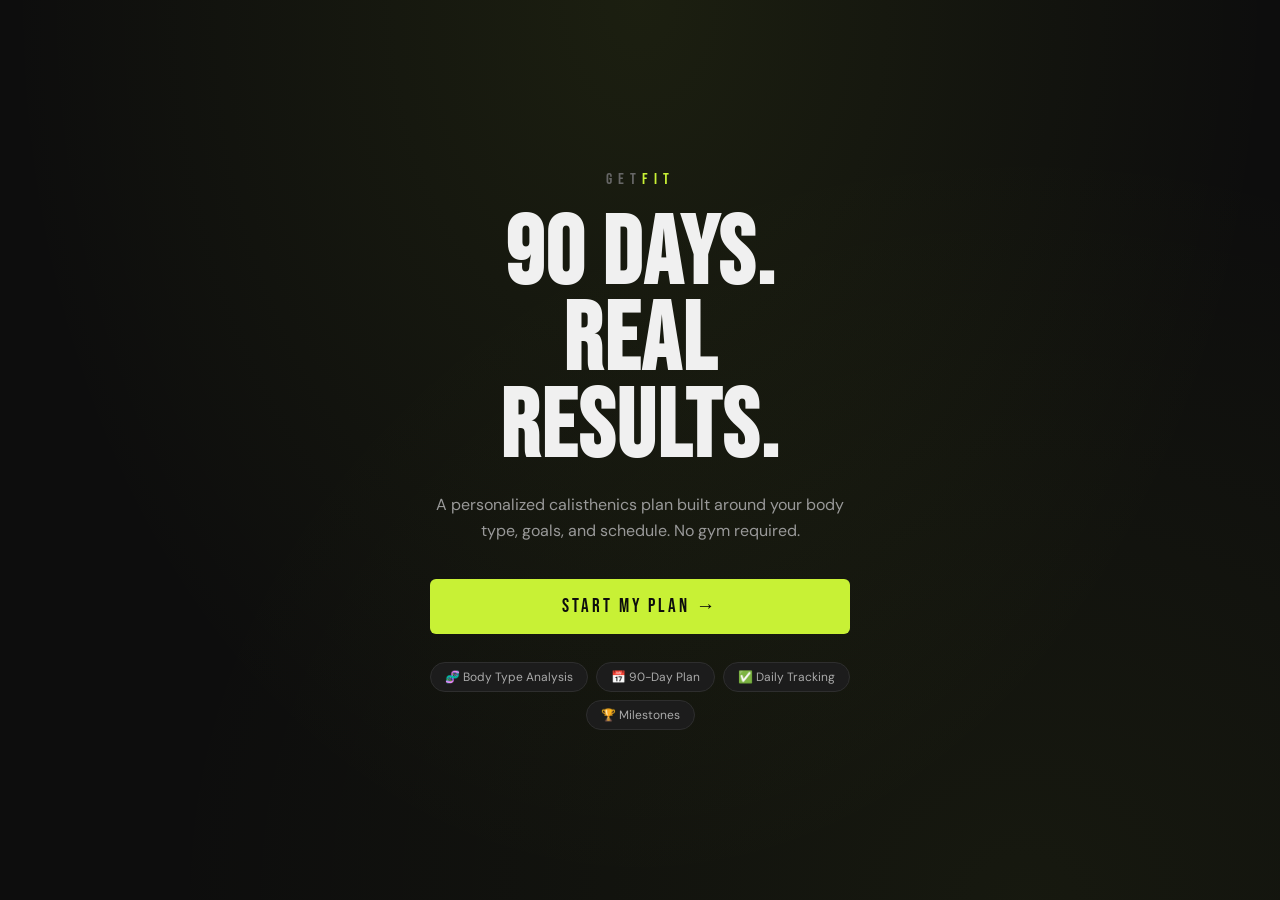
<file: index.html>
<!DOCTYPE html>
<html lang="en">
<head>
<meta charset="UTF-8">
<meta name="viewport" content="width=device-width, initial-scale=1.0">
<title>GET FIT — 90 Day Challenge</title>
<link href="https://fonts.googleapis.com/css2?family=Bebas+Neue&family=DM+Sans:wght@300;400;500;600;700&family=Space+Mono&display=swap" rel="stylesheet">
<link rel="stylesheet" href="style.css">
</head>
<body>

<!-- SCREEN: WELCOME -->
<div id="screen-welcome" class="screen active">
  <div class="welcome-bg"></div>
  <div class="welcome-content">
    <div class="brand">GET<span>FIT</span></div>
    <h1>90 DAYS.<br>REAL RESULTS.</h1>
    <p>A personalized calisthenics plan built around your body type, goals, and schedule. No gym required.</p>
    <button class="btn-primary" id="btn-start">START MY PLAN →</button>
    <div class="welcome-badges">
      <span>🧬 Body Type Analysis</span>
      <span>📅 90-Day Plan</span>
      <span>✅ Daily Tracking</span>
      <span>🏆 Milestones</span>
    </div>
  </div>
</div>

<!-- SCREEN: QUIZ -->
<div id="screen-quiz" class="screen">
  <div class="quiz-header">
    <button class="btn-back" id="btn-back">← Back</button>
    <div class="quiz-counter" id="quiz-counter">1 / 6</div>
  </div>
  <div class="quiz-bar-wrap"><div class="quiz-bar" id="quiz-bar"></div></div>
  <div class="quiz-body">
    <div class="quiz-step" id="quiz-step">STEP 01</div>
    <div class="quiz-question" id="quiz-question"></div>
    <div class="quiz-options" id="quiz-options"></div>
    <button class="btn-primary" id="btn-next" disabled>Continue →</button>
  </div>
</div>

<!-- SCREEN: APP (Plan / Today / Progress) -->
<div id="screen-app" class="screen">
  <!-- TAB: PLAN -->
  <div id="tab-plan" class="tab active">
    <div class="app-scroll" id="plan-scroll">
      <div id="plan-content"></div>
    </div>
  </div>
  <!-- TAB: TODAY -->
  <div id="tab-today" class="tab">
    <div class="app-scroll" id="today-scroll">
      <div id="today-content"></div>
    </div>
  </div>
  <!-- TAB: PROGRESS -->
  <div id="tab-progress" class="tab">
    <div class="app-scroll" id="progress-scroll">
      <div id="progress-content"></div>
    </div>
  </div>

  <!-- BOTTOM NAV -->
  <nav class="bottom-nav">
    <button class="nav-item active" data-tab="plan">
      <svg viewBox="0 0 24 24" fill="none" stroke="currentColor" stroke-width="2"><rect x="3" y="3" width="7" height="7" rx="1"/><rect x="14" y="3" width="7" height="7" rx="1"/><rect x="3" y="14" width="7" height="7" rx="1"/><rect x="14" y="14" width="7" height="7" rx="1"/></svg>
      <span>PLAN</span>
    </button>
    <button class="nav-item" data-tab="today">
      <svg viewBox="0 0 24 24" fill="none" stroke="currentColor" stroke-width="2"><polyline points="9 11 12 14 22 4"/><path d="M21 12v7a2 2 0 01-2 2H5a2 2 0 01-2-2V5a2 2 0 012-2h11"/></svg>
      <span>TODAY</span>
    </button>
    <button class="nav-item" data-tab="progress">
      <svg viewBox="0 0 24 24" fill="none" stroke="currentColor" stroke-width="2"><line x1="18" y1="20" x2="18" y2="10"/><line x1="12" y1="20" x2="12" y2="4"/><line x1="6" y1="20" x2="6" y2="14"/></svg>
      <span>PROGRESS</span>
    </button>
  </nav>
</div>

<!-- TOAST -->
<div id="toast" class="toast"></div>

<script src="app.js"></script>
</body>
</html>
</file>
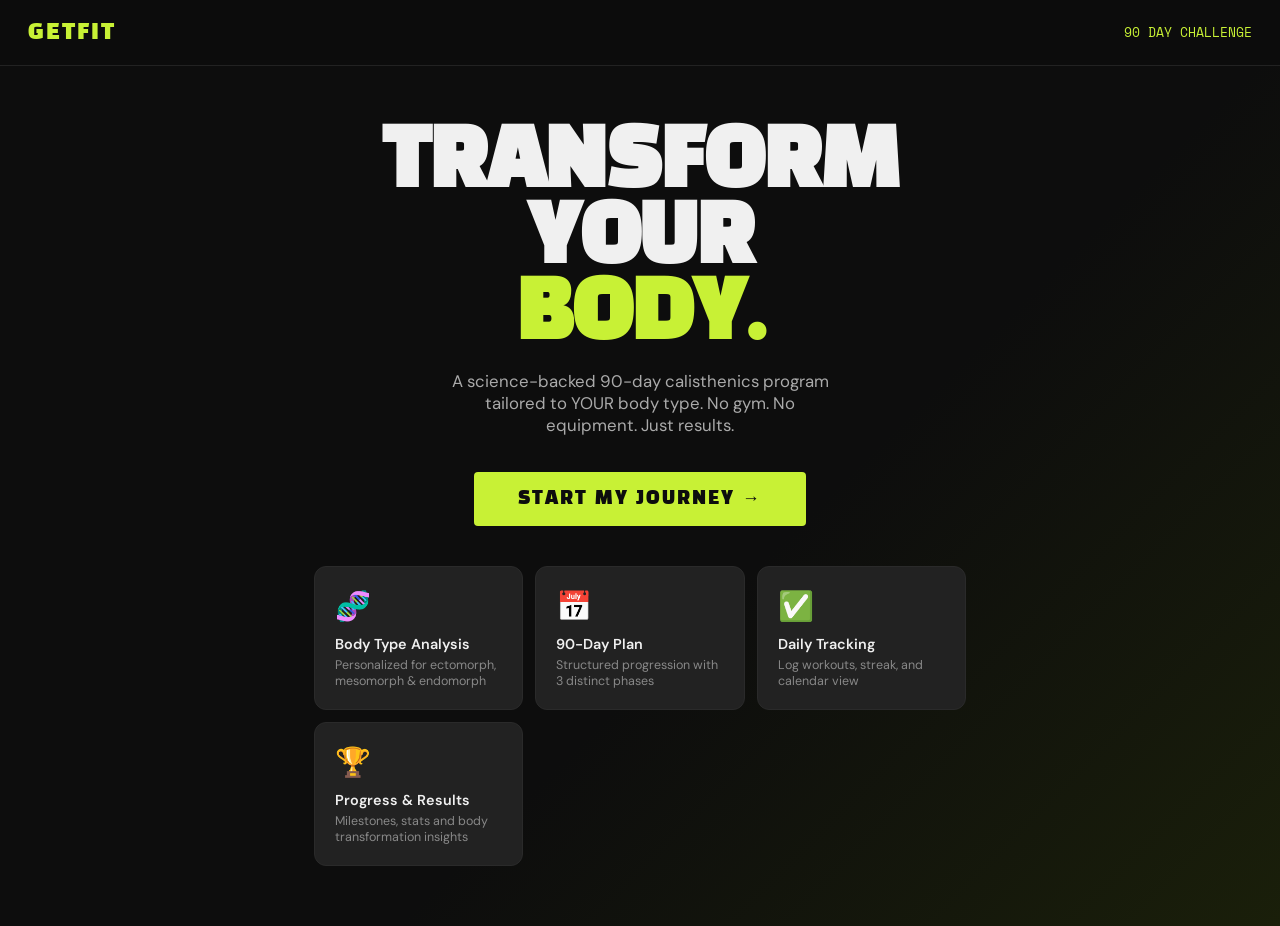
<file: GetFit.html>
<!DOCTYPE html>
<html lang="en">
<head>
<meta charset="UTF-8">
<meta name="viewport" content="width=device-width, initial-scale=1.0">
<title>GET FIT — 90 Day Challenge</title>
<link href="https://fonts.googleapis.com/css2?family=Black+Han+Sans&family=DM+Sans:wght@300;400;500;600&family=Space+Mono:wght@400;700&display=swap" rel="stylesheet">
<style>
  :root {
    --lime: #C8F135;
    --dark: #0D0D0D;
    --mid: #1A1A1A;
    --card: #222222;
    --muted: #555;
    --text: #F0F0F0;
    --accent: #FF5733;
    --blue: #3BAFDA;
  }
  *{margin:0;padding:0;box-sizing:border-box;}
  body{background:var(--dark);color:var(--text);font-family:'DM Sans',sans-serif;min-height:100vh;overflow-x:hidden;}
  
  /* NAV */
  nav{display:flex;justify-content:space-between;align-items:center;padding:18px 28px;border-bottom:1px solid #222;position:sticky;top:0;z-index:100;background:rgba(13,13,13,0.95);backdrop-filter:blur(8px);}
  .logo{font-family:'Black Han Sans',sans-serif;font-size:1.4rem;letter-spacing:2px;color:var(--lime);}
  .nav-day{font-family:'Space Mono',monospace;font-size:.8rem;color:var(--muted);}
  .nav-streak{background:var(--lime);color:var(--dark);border-radius:20px;padding:4px 12px;font-family:'Space Mono',monospace;font-size:.75rem;font-weight:700;}
  
  /* SCREENS */
  .screen{display:none;min-height:calc(100vh - 61px);}
  .screen.active{display:block;}
  
  /* ONBOARDING */
  #onboarding{background:linear-gradient(135deg,#0D0D0D 60%,#1a1f0a);}
  .onb-hero{text-align:center;padding:60px 24px 40px;}
  .onb-hero h1{font-family:'Black Han Sans',sans-serif;font-size:clamp(2.8rem,8vw,5rem);line-height:.95;letter-spacing:-1px;margin-bottom:16px;}
  .onb-hero h1 span{color:var(--lime);}
  .onb-hero p{color:#aaa;font-size:1.05rem;max-width:400px;margin:0 auto 36px;}
  .start-btn{background:var(--lime);color:var(--dark);border:none;padding:16px 44px;font-family:'Black Han Sans',sans-serif;font-size:1.1rem;letter-spacing:2px;border-radius:4px;cursor:pointer;transition:transform .15s,box-shadow .15s;}
  .start-btn:hover{transform:translateY(-2px);box-shadow:0 8px 30px rgba(200,241,53,.3);}
  .features-grid{display:grid;grid-template-columns:repeat(auto-fit,minmax(160px,1fr));gap:12px;padding:0 24px 60px;max-width:700px;margin:0 auto;}
  .feat-card{background:var(--card);border-radius:12px;padding:20px;border:1px solid #2a2a2a;}
  .feat-icon{font-size:1.8rem;margin-bottom:10px;}
  .feat-card h3{font-size:.9rem;font-weight:600;margin-bottom:4px;}
  .feat-card p{font-size:.78rem;color:#888;}
  
  /* QUIZ */
  #quiz{padding:30px 24px;max-width:600px;margin:0 auto;}
  .progress-bar{height:4px;background:#222;border-radius:2px;margin-bottom:36px;}
  .progress-fill{height:100%;background:var(--lime);border-radius:2px;transition:width .4s;}
  .q-label{font-family:'Space Mono',monospace;font-size:.7rem;color:var(--lime);letter-spacing:3px;margin-bottom:10px;}
  .q-text{font-family:'Black Han Sans',sans-serif;font-size:1.8rem;line-height:1.1;margin-bottom:28px;}
  .options{display:grid;gap:10px;}
  .option-btn{background:var(--card);border:1.5px solid #333;border-radius:10px;padding:16px 20px;text-align:left;color:var(--text);cursor:pointer;font-family:'DM Sans',sans-serif;font-size:.95rem;transition:all .2s;display:flex;align-items:center;gap:14px;}
  .option-btn:hover{border-color:var(--lime);background:#2a2a00;}
  .option-btn.selected{border-color:var(--lime);background:rgba(200,241,53,.12);color:var(--lime);}
  .option-icon{font-size:1.5rem;width:36px;flex-shrink:0;}
  .q-nav{display:flex;gap:12px;margin-top:28px;}
  .q-back{background:transparent;border:1.5px solid #333;color:#aaa;padding:12px 24px;border-radius:8px;cursor:pointer;font-family:'DM Sans',sans-serif;}
  .q-next{background:var(--lime);color:var(--dark);border:none;padding:12px 32px;border-radius:8px;cursor:pointer;font-family:'Black Han Sans',sans-serif;letter-spacing:1px;flex:1;font-size:1rem;}
  .q-next:disabled{opacity:.3;cursor:not-allowed;}
  
  /* RESULT / PLAN */
  #plan{padding:24px;max-width:680px;margin:0 auto;}
  .body-type-badge{display:inline-flex;align-items:center;gap:10px;background:var(--card);border:1px solid var(--lime);border-radius:30px;padding:10px 20px;margin-bottom:24px;}
  .bt-label{font-family:'Space Mono',monospace;font-size:.7rem;color:var(--lime);}
  .bt-name{font-family:'Black Han Sans',sans-serif;font-size:1.1rem;}
  .plan-hero h2{font-family:'Black Han Sans',sans-serif;font-size:2rem;line-height:1.1;margin-bottom:8px;}
  .plan-hero p{color:#aaa;font-size:.95rem;margin-bottom:24px;}
  .stats-row{display:grid;grid-template-columns:repeat(3,1fr);gap:10px;margin-bottom:24px;}
  .stat-box{background:var(--card);border-radius:10px;padding:16px;text-align:center;border:1px solid #2a2a2a;}
  .stat-num{font-family:'Black Han Sans',sans-serif;font-size:1.5rem;color:var(--lime);}
  .stat-lbl{font-size:.72rem;color:#888;margin-top:2px;}
  .section-title{font-family:'Black Han Sans',sans-serif;font-size:1rem;letter-spacing:2px;color:var(--muted);margin:28px 0 12px;text-transform:uppercase;}
  
  /* WEEKS */
  .week-card{background:var(--card);border-radius:12px;margin-bottom:12px;overflow:hidden;border:1px solid #2a2a2a;}
  .week-header{display:flex;align-items:center;gap:14px;padding:16px 20px;cursor:pointer;transition:background .2s;}
  .week-header:hover{background:#2a2a2a;}
  .week-num{font-family:'Space Mono',monospace;font-size:.7rem;color:var(--lime);background:rgba(200,241,53,.1);border-radius:6px;padding:4px 10px;}
  .week-title{font-weight:600;font-size:.95rem;flex:1;}
  .week-phase{font-size:.78rem;color:#888;}
  .week-chevron{color:#555;font-size:1.1rem;transition:transform .3s;}
  .week-card.open .week-chevron{transform:rotate(180deg);}
  .week-body{display:none;padding:0 20px 16px;}
  .week-card.open .week-body{display:block;}
  .day-list{display:grid;gap:8px;}
  .day-item{display:flex;align-items:flex-start;gap:12px;background:#1a1a1a;border-radius:8px;padding:12px 14px;}
  .day-dot{width:28px;height:28px;border-radius:50%;background:var(--card);border:2px solid #333;display:flex;align-items:center;justify-content:center;font-family:'Space Mono',monospace;font-size:.65rem;flex-shrink:0;margin-top:1px;}
  .day-dot.rest{border-color:#444;color:#555;}
  .day-dot.active{border-color:var(--lime);color:var(--lime);}
  .day-name{font-weight:600;font-size:.88rem;margin-bottom:3px;}
  .day-desc{font-size:.78rem;color:#888;}
  .day-exercises{display:flex;flex-wrap:wrap;gap:6px;margin-top:6px;}
  .ex-tag{background:#2a2a2a;border-radius:4px;padding:3px 9px;font-size:.72rem;color:#ccc;}
  
  /* TRACKER */
  #tracker{padding:24px;max-width:680px;margin:0 auto;}
  .today-card{background:linear-gradient(135deg,var(--card),#1a2000);border:1.5px solid var(--lime);border-radius:16px;padding:24px;margin-bottom:24px;}
  .today-label{font-family:'Space Mono',monospace;font-size:.7rem;color:var(--lime);letter-spacing:3px;margin-bottom:6px;}
  .today-title{font-family:'Black Han Sans',sans-serif;font-size:1.6rem;margin-bottom:4px;}
  .today-sub{font-size:.85rem;color:#aaa;margin-bottom:20px;}
  .exercise-list{display:grid;gap:10px;}
  .ex-item{display:flex;align-items:center;gap:14px;background:rgba(0,0,0,.3);border-radius:10px;padding:14px 16px;cursor:pointer;transition:all .2s;border:1.5px solid transparent;}
  .ex-item.done{border-color:var(--lime);background:rgba(200,241,53,.08);}
  .ex-check{width:26px;height:26px;border-radius:50%;border:2px solid #444;display:flex;align-items:center;justify-content:center;flex-shrink:0;font-size:.8rem;transition:all .2s;}
  .ex-item.done .ex-check{background:var(--lime);border-color:var(--lime);color:var(--dark);}
  .ex-info{flex:1;}
  .ex-name{font-weight:600;font-size:.92rem;}
  .ex-sets{font-size:.78rem;color:#888;}
  .ex-item.done .ex-name{color:var(--lime);}
  .complete-btn{width:100%;background:var(--lime);color:var(--dark);border:none;padding:16px;border-radius:10px;font-family:'Black Han Sans',sans-serif;font-size:1.05rem;letter-spacing:2px;cursor:pointer;margin-top:18px;transition:all .2s;}
  .complete-btn:hover{background:#d4f55a;}
  .complete-btn:disabled{background:#333;color:#666;cursor:not-allowed;}
  
  /* CALENDAR */
  .cal-grid{display:grid;grid-template-columns:repeat(7,1fr);gap:4px;margin-bottom:24px;}
  .cal-day-hdr{text-align:center;font-family:'Space Mono',monospace;font-size:.65rem;color:#555;padding:6px 0;}
  .cal-cell{aspect-ratio:1;border-radius:8px;display:flex;align-items:center;justify-content:center;font-size:.75rem;font-family:'Space Mono',monospace;cursor:pointer;border:1.5px solid transparent;transition:all .15s;}
  .cal-cell.empty{background:transparent;cursor:default;}
  .cal-cell.future{background:#1a1a1a;color:#555;}
  .cal-cell.completed{background:rgba(200,241,53,.2);border-color:var(--lime);color:var(--lime);}
  .cal-cell.rest-day{background:rgba(255,87,51,.1);border-color:#ff573344;color:#ff5733;}
  .cal-cell.today-cell{background:var(--lime);color:var(--dark);font-weight:700;}
  .cal-cell.missed{background:rgba(255,87,51,.15);border-color:#ff573333;color:#ff5733aa;}
  
  /* PROGRESS */
  #progress{padding:24px;max-width:680px;margin:0 auto;}
  .progress-ring-wrap{display:flex;flex-direction:column;align-items:center;margin-bottom:28px;}
  .ring-labels{display:flex;gap:24px;margin-top:12px;}
  .ring-lbl{text-align:center;}
  .ring-lbl span{display:block;font-family:'Black Han Sans',sans-serif;font-size:1.3rem;color:var(--lime);}
  .ring-lbl p{font-size:.75rem;color:#888;}
  .chart-bar-wrap{margin-bottom:24px;}
  .bar-row{display:flex;align-items:center;gap:12px;margin-bottom:8px;}
  .bar-label{font-size:.8rem;width:80px;color:#aaa;flex-shrink:0;}
  .bar-track{flex:1;height:10px;background:#222;border-radius:5px;overflow:hidden;}
  .bar-fill{height:100%;border-radius:5px;background:var(--lime);transition:width 1s;}
  .bar-val{font-family:'Space Mono',monospace;font-size:.75rem;color:var(--lime);width:36px;text-align:right;}
  .milestone-list{display:grid;gap:10px;}
  .milestone{display:flex;align-items:center;gap:14px;background:var(--card);border-radius:10px;padding:14px 16px;border:1px solid #2a2a2a;}
  .milestone.earned{border-color:var(--lime);}
  .ms-icon{font-size:1.6rem;}
  .ms-name{font-weight:600;font-size:.9rem;}
  .ms-desc{font-size:.75rem;color:#888;}
  .ms-badge{margin-left:auto;font-family:'Space Mono',monospace;font-size:.65rem;padding:4px 10px;border-radius:20px;}
  .milestone.earned .ms-badge{background:rgba(200,241,53,.15);color:var(--lime);}
  .milestone:not(.earned) .ms-badge{background:#222;color:#555;}
  
  /* BOTTOM NAV */
  .bottom-nav{position:fixed;bottom:0;left:0;right:0;background:rgba(13,13,13,.97);border-top:1px solid #222;display:flex;backdrop-filter:blur(8px);z-index:100;}
  .nav-btn{flex:1;display:flex;flex-direction:column;align-items:center;gap:4px;padding:12px 8px;cursor:pointer;border:none;background:transparent;color:#555;transition:color .2s;font-family:'DM Sans',sans-serif;}
  .nav-btn.active{color:var(--lime);}
  .nav-btn svg{width:22px;height:22px;}
  .nav-btn span{font-size:.65rem;letter-spacing:.5px;}
  
  .hidden-nav{padding-bottom:70px;}
  
  /* MODALS */
  .modal-overlay{display:none;position:fixed;inset:0;background:rgba(0,0,0,.8);z-index:200;align-items:center;justify-content:center;padding:20px;}
  .modal-overlay.show{display:flex;}
  .modal{background:var(--card);border-radius:16px;padding:28px;max-width:400px;width:100%;border:1px solid #333;animation:slideUp .3s ease;}
  @keyframes slideUp{from{transform:translateY(30px);opacity:0}to{transform:translateY(0);opacity:1}}
  .modal h3{font-family:'Black Han Sans',sans-serif;font-size:1.4rem;margin-bottom:8px;}
  .modal p{color:#aaa;font-size:.9rem;margin-bottom:20px;}
  .modal-actions{display:flex;gap:10px;}
  .modal-actions button{flex:1;padding:12px;border-radius:8px;cursor:pointer;font-family:'DM Sans',sans-serif;font-weight:600;}
  .m-cancel{background:transparent;border:1.5px solid #333;color:#aaa;}
  .m-confirm{background:var(--lime);color:var(--dark);border:none;}
  
  /* TOAST */
  .toast{position:fixed;bottom:80px;left:50%;transform:translateX(-50%) translateY(20px);background:var(--lime);color:var(--dark);padding:12px 24px;border-radius:30px;font-weight:600;font-size:.88rem;opacity:0;transition:all .3s;z-index:300;white-space:nowrap;}
  .toast.show{opacity:1;transform:translateX(-50%) translateY(0);}

  /* BODY TYPE CARDS */
  .bt-grid{display:grid;grid-template-columns:repeat(3,1fr);gap:10px;margin-top:10px;}
  .bt-card{background:var(--card);border:1.5px solid #333;border-radius:10px;padding:14px;text-align:center;cursor:pointer;transition:all .2s;}
  .bt-card:hover,.bt-card.selected{border-color:var(--lime);background:rgba(200,241,53,.07);}
  .bt-card.selected .bt-icon{filter:none;}
  .bt-icon{font-size:2rem;margin-bottom:6px;filter:grayscale(.5);}
  .bt-card h4{font-size:.85rem;font-weight:700;margin-bottom:3px;}
  .bt-card p{font-size:.7rem;color:#888;line-height:1.3;}

  svg.ring{transform:rotate(-90deg);}
  .ring-text{font-family:'Black Han Sans',sans-serif;fill:var(--lime);font-size:28px;}
  .ring-sub{fill:#888;font-size:11px;}
</style>
</head>
<body>

<!-- ONBOARDING -->
<div id="onboarding" class="screen active">
  <nav>
    <div class="logo">GETFIT</div>
    <div class="nav-day" style="color:var(--lime)">90 DAY CHALLENGE</div>
  </nav>
  <div class="onb-hero">
    <h1>TRANSFORM<br>YOUR<br><span>BODY.</span></h1>
    <p>A science-backed 90-day calisthenics program tailored to YOUR body type. No gym. No equipment. Just results.</p>
    <button class="start-btn" onclick="showScreen('quiz')">START MY JOURNEY →</button>
  </div>
  <div class="features-grid">
    <div class="feat-card"><div class="feat-icon">🧬</div><h3>Body Type Analysis</h3><p>Personalized for ectomorph, mesomorph & endomorph</p></div>
    <div class="feat-card"><div class="feat-icon">📅</div><h3>90-Day Plan</h3><p>Structured progression with 3 distinct phases</p></div>
    <div class="feat-card"><div class="feat-icon">✅</div><h3>Daily Tracking</h3><p>Log workouts, streak, and calendar view</p></div>
    <div class="feat-card"><div class="feat-icon">🏆</div><h3>Progress & Results</h3><p>Milestones, stats and body transformation insights</p></div>
  </div>
</div>

<!-- QUIZ -->
<div id="quiz" class="screen">
  <div style="padding:18px 24px;border-bottom:1px solid #1a1a1a;display:flex;justify-content:space-between;align-items:center;">
    <div class="logo">GETFIT</div>
    <div class="nav-day" id="q-counter">Q 1/6</div>
  </div>
  <div style="padding:24px;max-width:600px;margin:0 auto;">
    <div class="progress-bar"><div class="progress-fill" id="quiz-progress" style="width:16%"></div></div>
    <div class="q-label" id="q-label">STEP 01</div>
    <div class="q-text" id="q-text">Loading...</div>
    <div class="options" id="q-options"></div>
    <div class="q-nav" style="margin-top:24px;">
      <button class="q-back" id="q-back" onclick="prevQ()">← Back</button>
      <button class="q-next" id="q-next" onclick="nextQ()" disabled>Continue →</button>
    </div>
  </div>
</div>

<!-- PLAN -->
<div id="plan" class="screen hidden-nav">
  <div id="plan-content"></div>
</div>

<!-- TRACKER -->
<div id="tracker" class="screen hidden-nav">
  <div id="tracker-content"></div>
</div>

<!-- PROGRESS -->
<div id="progress" class="screen hidden-nav">
  <div id="progress-content"></div>
</div>

<!-- BOTTOM NAV (hidden until plan is set) -->
<div class="bottom-nav" id="bottom-nav" style="display:none;">
  <button class="nav-btn" id="nav-plan" onclick="switchTab('plan')">
    <svg viewBox="0 0 24 24" fill="none" stroke="currentColor" stroke-width="2"><rect x="3" y="3" width="7" height="7"/><rect x="14" y="3" width="7" height="7"/><rect x="3" y="14" width="7" height="7"/><rect x="14" y="14" width="7" height="7"/></svg>
    <span>PLAN</span>
  </button>
  <button class="nav-btn" id="nav-tracker" onclick="switchTab('tracker')">
    <svg viewBox="0 0 24 24" fill="none" stroke="currentColor" stroke-width="2"><polyline points="9 11 12 14 22 4"/><path d="M21 12v7a2 2 0 01-2 2H5a2 2 0 01-2-2V5a2 2 0 012-2h11"/></svg>
    <span>TODAY</span>
  </button>
  <button class="nav-btn" id="nav-progress" onclick="switchTab('progress')">
    <svg viewBox="0 0 24 24" fill="none" stroke="currentColor" stroke-width="2"><line x1="18" y1="20" x2="18" y2="10"/><line x1="12" y1="20" x2="12" y2="4"/><line x1="6" y1="20" x2="6" y2="14"/></svg>
    <span>PROGRESS</span>
  </button>
</div>

<!-- MODAL -->
<div class="modal-overlay" id="modal-overlay">
  <div class="modal">
    <h3 id="modal-title">Great work! 💪</h3>
    <p id="modal-body">Day completed!</p>
    <div class="modal-actions">
      <button class="m-cancel" id="modal-cancel" onclick="closeModal()">Cancel</button>
      <button class="m-confirm" id="modal-confirm">Confirm</button>
    </div>
  </div>
</div>
<div class="toast" id="toast"></div>

<script>
// ---- STATE ----
let state = JSON.parse(localStorage.getItem('gf90') || '{}');
if(!state.answers) state.answers = {};
if(!state.completedDays) state.completedDays = {};
if(!state.startDate) state.startDate = null;
if(!state.plan) state.plan = null;

// ---- QUIZ DATA ----
const questions = [
  {
    label:'STEP 01', text:'What is your body type?', key:'bodyType',
    options:[
      {icon:'🦴',label:'Ectomorph',desc:'Slim, hard to gain weight',val:'ecto'},
      {icon:'💪',label:'Mesomorph',desc:'Athletic, gains muscle easily',val:'meso'},
      {icon:'🔥',label:'Endomorph',desc:'Stocky, gains fat easily',val:'endo'}
    ],
    type:'body'
  },
  {
    label:'STEP 02', text:'What is your current fitness level?', key:'level',
    options:[
      {icon:'🌱',label:'Beginner',desc:'Little to no exercise experience',val:'beginner'},
      {icon:'⚡',label:'Intermediate',desc:'Work out 1–3 times a week',val:'inter'},
      {icon:'🔥',label:'Advanced',desc:'Train 4+ days a week consistently',val:'advanced'}
    ]
  },
  {
    label:'STEP 03', text:'What is your primary goal?', key:'goal',
    options:[
      {icon:'🏋️',label:'Build Muscle',desc:'Gain size and strength',val:'muscle'},
      {icon:'⚖️',label:'Lose Fat',desc:'Burn calories and slim down',val:'fat'},
      {icon:'🤸',label:'Get Athletic',desc:'Improve endurance and mobility',val:'athletic'},
      {icon:'💡',label:'Overall Fitness',desc:'Well-rounded health improvement',val:'overall'}
    ]
  },
  {
    label:'STEP 04', text:'How many days can you train per week?', key:'days',
    options:[
      {icon:'3️⃣',label:'3 Days/Week',desc:'Recommended for beginners',val:3},
      {icon:'4️⃣',label:'4 Days/Week',desc:'Balanced training split',val:4},
      {icon:'5️⃣',label:'5 Days/Week',desc:'For dedicated athletes',val:5}
    ]
  },
  {
    label:'STEP 05', text:'Where will you train?', key:'location',
    options:[
      {icon:'🏠',label:'Home',desc:'No equipment needed',val:'home'},
      {icon:'🌳',label:'Outdoors',desc:'Park, playground etc.',val:'outdoor'},
      {icon:'🏋️',label:'Gym',desc:'Access to pull-up bars etc.',val:'gym'}
    ]
  },
  {
    label:'STEP 06', text:'How long can you train each session?', key:'duration',
    options:[
      {icon:'⚡',label:'20–30 min',desc:'Quick and efficient',val:25},
      {icon:'🕐',label:'30–45 min',desc:'Standard session',val:40},
      {icon:'💪',label:'45–60 min',desc:'Full workout',val:55}
    ]
  }
];

let currentQ = 0;
let selected = null;

function renderQ(){
  const q = questions[currentQ];
  document.getElementById('q-label').textContent = q.label;
  document.getElementById('q-text').textContent = q.text;
  document.getElementById('q-counter').textContent = `Q ${currentQ+1}/${questions.length}`;
  document.getElementById('quiz-progress').style.width = `${((currentQ+1)/questions.length)*100}%`;
  document.getElementById('q-back').style.display = currentQ===0?'none':'block';
  selected = state.answers[q.key] ?? null;

  const opts = document.getElementById('q-options');
  if(q.type === 'body'){
    opts.innerHTML = `<div c
</file>
<file: style.css>
/* ===== RESET & ROOT ===== */
*, *::before, *::after { margin: 0; padding: 0; box-sizing: border-box; }

:root {
  --lime: #C8F135;
  --lime-dim: rgba(200,241,53,0.12);
  --dark: #0D0D0D;
  --card: #1C1C1C;
  --card2: #242424;
  --border: #2E2E2E;
  --muted: #666;
  --text: #F0F0F0;
  --red: #FF4B3A;
}

html, body {
  height: 100%;
  background: var(--dark);
  color: var(--text);
  font-family: 'DM Sans', sans-serif;
  overflow: hidden;
}

/* ===== SCREENS ===== */
.screen { display: none; height: 100vh; overflow: hidden; }
.screen.active { display: flex; flex-direction: column; }

/* ===== WELCOME ===== */
#screen-welcome { position: relative; align-items: center; justify-content: center; padding: 40px 28px; text-align: center; }
.welcome-bg {
  position: absolute; inset: 0; z-index: 0;
  background: radial-gradient(ellipse at 50% 0%, rgba(200,241,53,0.08) 0%, transparent 70%),
              radial-gradient(ellipse at 80% 100%, rgba(200,241,53,0.05) 0%, transparent 60%);
}
.welcome-content { position: relative; z-index: 1; max-width: 420px; }
.brand { font-family: 'Bebas Neue', sans-serif; font-size: 1rem; letter-spacing: 6px; color: var(--muted); margin-bottom: 24px; }
.brand span { color: var(--lime); }
#screen-welcome h1 { font-family: 'Bebas Neue', sans-serif; font-size: clamp(3.5rem, 12vw, 6rem); line-height: 0.9; margin-bottom: 20px; letter-spacing: 2px; }
#screen-welcome p { color: #999; font-size: 1rem; line-height: 1.6; margin-bottom: 36px; }
.welcome-badges { display: flex; flex-wrap: wrap; gap: 8px; justify-content: center; margin-top: 28px; }
.welcome-badges span { background: var(--card); border: 1px solid var(--border); border-radius: 20px; padding: 6px 14px; font-size: 0.75rem; color: #aaa; }

/* ===== BUTTONS ===== */
.btn-primary {
  display: block; width: 100%;
  background: var(--lime); color: var(--dark);
  border: none; border-radius: 6px;
  padding: 16px 24px;
  font-family: 'Bebas Neue', sans-serif; font-size: 1.2rem; letter-spacing: 3px;
  cursor: pointer;
  transition: opacity 0.2s, transform 0.15s;
}
.btn-primary:hover { transform: translateY(-1px); opacity: 0.92; }
.btn-primary:disabled { background: #2a2a2a; color: #555; cursor: not-allowed; transform: none; }

/* ===== QUIZ ===== */
#screen-quiz { background: var(--dark); }
.quiz-header {
  display: flex; align-items: center; justify-content: space-between;
  padding: 16px 20px; border-bottom: 1px solid var(--border); flex-shrink: 0;
}
.btn-back { background: none; border: none; color: #888; font-family: 'DM Sans', sans-serif; font-size: 0.9rem; cursor: pointer; padding: 6px 0; }
.btn-back:hover { color: var(--text); }
.quiz-counter { font-family: 'Space Mono', monospace; font-size: 0.75rem; color: var(--muted); }

.quiz-bar-wrap { height: 3px; background: #222; flex-shrink: 0; }
.quiz-bar { height: 100%; background: var(--lime); transition: width 0.4s ease; }

.quiz-body { flex: 1; overflow-y: auto; padding: 28px 20px 24px; display: flex; flex-direction: column; gap: 20px; max-width: 560px; margin: 0 auto; width: 100%; }
.quiz-step { font-family: 'Space Mono', monospace; font-size: 0.65rem; letter-spacing: 4px; color: var(--lime); }
.quiz-question { font-family: 'Bebas Neue', sans-serif; font-size: 2rem; line-height: 1.1; letter-spacing: 1px; }

.quiz-options { display: flex; flex-direction: column; gap: 10px; flex: 1; }

/* Standard option button */
.opt-btn {
  display: flex; align-items: center; gap: 14px;
  background: var(--card); border: 1.5px solid var(--border);
  border-radius: 10px; padding: 14px 18px;
  color: var(--text); cursor: pointer;
  font-family: 'DM Sans', sans-serif; font-size: 0.9rem;
  text-align: left; width: 100%;
  transition: border-color 0.15s, background 0.15s;
  -webkit-tap-highlight-color: transparent;
}
.opt-btn:hover { border-color: #555; }
.opt-btn.selected { border-color: var(--lime); background: var(--lime-dim); color: var(--lime); }
.opt-icon { font-size: 1.4rem; flex-shrink: 0; width: 32px; text-align: center; }
.opt-label { font-weight: 600; font-size: 0.9rem; }
.opt-desc { font-size: 0.75rem; color: #888; margin-top: 2px; }
.opt-btn.selected .opt-desc { color: rgba(200,241,53,0.6); }

/* Body type grid */
.body-type-grid { display: grid; grid-template-columns: repeat(3, 1fr); gap: 10px; }
.bt-btn {
  display: flex; flex-direction: column; align-items: center;
  background: var(--card); border: 1.5px solid var(--border);
  border-radius: 12px; padding: 18px 10px;
  color: var(--text); cursor: pointer;
  font-family: 'DM Sans', sans-serif;
  text-align: center;
  transition: border-color 0.15s, background 0.15s;
  -webkit-tap-highlight-color: transparent;
}
.bt-btn:hover { border-color: #555; }
.bt-btn.selected { border-color: var(--lime); background: var(--lime-dim); }
.bt-btn .bt-icon { font-size: 2rem; margin-bottom: 8px; }
.bt-btn .bt-name { font-weight: 700; font-size: 0.82rem; margin-bottom: 3px; }
.bt-btn .bt-desc { font-size: 0.68rem; color: #888; line-height: 1.3; }
.bt-btn.selected .bt-name { color: var(--lime); }

/* ===== APP ===== */
#screen-app { position: relative; }
.tab { display: none; flex: 1; overflow: hidden; flex-direction: column; }
.tab.active { display: flex; }
.app-scroll { flex: 1; overflow-y: auto; padding: 20px 20px 90px; }

/* BOTTOM NAV */
.bottom-nav {
  position: absolute; bottom: 0; left: 0; right: 0;
  display: flex; height: 64px;
  background: rgba(13,13,13,0.97); border-top: 1px solid var(--border);
  backdrop-filter: blur(10px); z-index: 50;
}
.nav-item {
  flex: 1; display: flex; flex-direction: column; align-items: center; justify-content: center; gap: 3px;
  background: none; border: none; color: var(--muted);
  font-family: 'Space Mono', monospace; font-size: 0.55rem; letter-spacing: 1px;
  cursor: pointer; transition: color 0.2s;
  -webkit-tap-highlight-color: transparent;
}
.nav-item svg { width: 20px; height: 20px; }
.nav-item.active { color: var(--lime); }

/* ===== PLAN TAB ===== */
.plan-header { margin-bottom: 20px; }
.plan-badge {
  display: inline-flex; align-items: center; gap: 8px;
  background: var(--card); border: 1px solid var(--lime); border-radius: 20px;
  padding: 6px 14px; margin-bottom: 14px;
  font-size: 0.8rem;
}
.plan-badge-label { font-family: 'Space Mono', monospace; font-size: 0.65rem; color: var(--lime); }
.plan-title { font-family: 'Bebas Neue', sans-serif; font-size: 2rem; line-height: 1.05; margin-bottom: 6px; }
.plan-sub { font-size: 0.85rem; color: #999; }

.stats-row { display: grid; grid-template-columns: repeat(3, 1fr); gap: 8px; margin: 16px 0 24px; }
.stat-box { background: var(--card); border-radius: 10px; padding: 14px; text-align: center; border: 1px solid var(--border); }
.stat-num { font-family: 'Bebas Neue', sans-serif; font-size: 1.8rem; color: var(--lime); line-height: 1; }
.stat-lbl { font-size: 0.65rem; color: var(--muted); margin-top: 3px; letter-spacing: 1px; }

.tips-card { background: var(--card); border-left: 3px solid var(--lime); border-radius: 0 10px 10px 0; padding: 14px 16px; margin-bottom: 24px; }
.tips-label { font-family: 'Space Mono', monospace; font-size: 0.65rem; color: var(--lime); letter-spacing: 3px; margin-bottom: 10px; }
.tip-row { font-size: 0.83rem; color: #ccc; padding: 5px 0; border-bottom: 1px solid var(--border); }
.tip-row:last-child { border-bottom: none; }

.section-title { font-family: 'Space Mono', monospace; font-size: 0.65rem; color: var(--muted); letter-spacing: 3px; margin: 0 0 12px; text-transform: uppercase; }

.week-card { background: var(--card); border: 1px solid var(--border); border-radius: 12px; margin-bottom: 10px; overflow: hidden; }
.week-head { display: flex; align-items: center; gap: 12px; padding: 14px 16px; cursor: pointer; -webkit-tap-highlight-color: transparent; }
.week-head:hover { background: var(--card2); }
.week-tag { font-family: 'Space Mono', monospace; font-size: 0.65rem; color: var(--lime); background: var(--lime-dim); border-radius: 4px; padding: 3px 8px; flex-shrink: 0; }
.week-name { flex: 1; font-weight: 600; font-size: 0.88rem; }
.week-phase { font-size: 0.72rem; color: var(--muted); }
.week-arrow { color: var(--muted); font-size: 0.8rem; transition: transform 0.25s; flex-shrink: 0; }
.week-card.open .week-arrow { transform: rotate(180deg); }
.week-body { display: none; padding: 0 16px 14px; }
.week-card.open .week-body { display: block; }

.day-row { display: flex; align-items: flex-start; gap: 12px; padding: 10px 0; border-bottom: 1px solid var(--border); }
.day-row:last-child { border-bottom: none; }
.day-num {
  width: 30px; height: 30px; border-radius: 50%;
  display: flex; align-items: center; justify-content: center;
  font-family: 'Space Mono', monospace; font-size: 0.65rem;
  flex-shrink: 0; border: 1.5px solid var(--border);
}
.day-num.work { border-color: var(--lime); color: var(--lime); }
.day-num.rest { border-color: #333; color: #555; }
.day-type { font-weight: 600; font-size: 0.85rem; margin-bottom: 4px; }
.day-exercises { display: flex; flex-wrap: wrap; gap: 5px; margin-top: 4px; }
.ex-chip { background: var(--card2); border-radius: 4px; padding: 2px 8px; font-size: 0.7rem; color: #ccc; }
.rest-note { font-size: 0.75rem; color: var(--muted); }

/* ===== TODAY TAB ===== */
.today-header { margin-bottom: 20px; }
.today-meta { font-family: 'Space Mono', monospace; font-size: 0.65rem; color: var(--muted); margin-bottom: 6px; }
.today-title { font-family: 'Bebas Neue', sans-serif; font-size: 2rem; }
.streak-bar { display: flex; align-items: center; justify-content: space-between; background: var(--card); border: 1px solid var(--border); border-radius: 10px; padding: 12px 16px; margin-bottom: 20px; }
.streak-num { font-family: 'Bebas Neue', sans-serif; font-size: 1.8rem; color: var(--lime); }
.streak-lbl { font-size: 0.7rem; color: var(--muted); }
.streak-icon { font-size: 2rem; }

.workout-card { background: linear-gradient(135deg, var(--card), #1a2000); border: 1.5px solid var(--lime); border-radius: 14px; padding: 20px; margin-bottom: 20px; }
.wk-label { font-family: 'Space Mono', monospace; font-size: 0.65rem; color: var(--lime); letter-spacing: 3px; margin-bottom: 6px; }
.wk-name { font-family: 'Bebas Neue', sans-serif; font-size: 1.6rem; margin-bottom: 4px; }
.wk-sub { font-size: 0.8rem; color: #aaa; margin-bottom: 18px; }

.ex-row {
  display: flex; align-items: center; gap: 12px;
  background: rgba(0,0,0,0.3); border-radius: 8px; padding: 12px 14px;
  margin-bottom: 8px; cursor: pointer;
  border: 1.5px solid transparent;
  transition: border-color 0.2s, background 0.2s;
  -webkit-tap-highlight-color: transparent;
  user-select: none;
}
.ex-row.done { border-color: var(--lime); background: var(--lime-dim); }
.ex-chk {
  width: 26px; height: 26px; border-radius: 50%;
  border: 2px solid #444; display: flex; align-items: center; justify-content: center;
  flex-shrink: 0; font-size: 0.8rem; color: transparent;
  transition: all 0.2s;
}
.ex-row.done .ex-chk { background: var(--lime); border-color: var(--lime); color: var(--dark); }
.ex-text { flex: 1; }
.ex-name { font-weight: 600; font-size: 0.88rem; }
.ex-row.done .ex-name { color: var(--lime); }
.ex-sets { font-size: 0.75rem; color: var(--muted); }

.rest-day-card { background: var(--card); border: 1px solid var(--border); border-radius: 14px; padding: 32px 20px; text-align: center; margin-bottom: 20px; }
.rest-icon { font-size: 3rem; margin-bottom: 12px; }
.rest-title { font-family: 'Bebas Neue', sans-serif; font-size: 1.6rem; margin-bottom: 6px; }
.rest-sub { font-size: 0.85rem; color: #999; }

.done-card { background: var(--lime-dim); border: 1.5px solid var(--lime); border-radius: 14px; padding: 28px 20px; text-align: center; margin-bottom: 20px; }
.done-icon { font-size: 3rem; margin-bottom: 10px; }
.done-title { font-family: 'Bebas Neue', sans-serif; font-size: 1.6rem; color: var(--lime); margin-bottom: 6px; }
.done-sub { font-size: 0.85rem; color: #aaa; }

.calendar-wrap { margin-top: 4px; }
.cal-days-hdr { display: grid; grid-template-columns: repeat(7, 1fr); gap: 3px; margin-bottom: 4px; }
.cal-hdr-cell { text-align: center; font-family: 'Space Mono', monospace; font-size: 0.6rem; color: var(--muted); padding: 4px 0; }
.cal-grid { display: grid; grid-template-columns: repeat(7, 1fr); gap: 3px; }
.cal-cell {
  aspect-ratio: 1; border-radius: 6px;
  display: flex; align-items: center; justify-content: center;
  font-family: 'Space Mono', monospace; font-size: 0.65rem;
  border: 1.5px solid transparent;
}
.cal-cell.empty { background: transparent; }
.cal-cell.future { background: #1a1a1a; color: #444; }
.cal-cell.completed { background: var(--lime-dim); border-color: var(--lime); color: var(--lime); }
.cal-cell.rest-day { background: rgba(255,75,58,0.08); border-color: rgba(255,75,58,0.2); color: rgba(255,75,58,0.6); }
.cal-cell.today-cell { background: var(--lime); color: var(--dark); font-weight: 700; border-color: var(--lime); }
.cal-cell.missed { background: rgba(255,75,58,0.1); border-color: rgba(255,75,58,0.15); color: rgba(255,75,58,0.5); }

/* ===== PROGRESS TAB ===== */
.ring-wrap { display: flex; flex-direction: column; align-items: center; margin-bottom: 24px; }
.ring-svg { overflow: visible; }
.ring-stats { display: flex; gap: 32px; margin-top: 14px; }
.ring-stat { text-align: center; }
.ring-stat-num { font-family: 'Bebas Neue', sans-serif; font-size: 1.5rem; color: var(--lime); display: block; }
.ring-stat-lbl { font-size: 0.7rem; color: var(--muted); }

.phase-bars { background: var(--card); border-radius: 12px; padding: 16px; margin-bottom: 20px; border: 1px solid var(--border); }
.phase-label { font-family: 'Space Mono', monospace; font-size: 0.65rem; color: var(--lime); letter-spacing: 2px; margin-bottom: 14px; }
.pbar-row { display: flex; align-items: center; gap: 10px; margin-bottom: 10px; }
.pbar-row:last-child { margin-bottom: 0; }
.pbar-name { font-size: 0.78rem; color: #aaa; width: 72px; flex-shrink: 0; }
.pbar-track { flex: 1; height: 8px; background: #2a2a2a; border-radius: 4px; overflow: hidden; }
.pbar-fill { height: 100%; background: var(--lime); border-radius: 4px; transition: width 0.8s ease; }
.pbar-val { font-family: 'Space Mono', monospace; font-size: 0.7rem; color: var(--lime); width: 40px; text-align: right; }

.milestone-list { display: flex; flex-direction: column; gap: 8px; }
.ms-item {
  display: flex; align-items: center; gap: 14px;
  background: var(--card); border: 1px solid var(--border); border-radius: 10px; padding: 14px 16px;
}
.ms-item.earned { border-color: var(--lime); }
.ms-icon-wrap { font-size: 1.6rem; flex-shrink: 0; }
.ms-info { flex: 1; }
.ms-name { font-weight: 700; font-size: 0.88rem; margin-bottom: 2px; }
.ms-desc { font-size: 0.73rem; color: var(--muted); }
.ms-badge { font-family: 'Space Mono', monospace; font-size: 0.62rem; padding: 4px 10px; border-radius: 20px; flex-shrink: 0; }
.ms-item.earned .ms-badge { background: var(--lime-dim); color: var(--lime); }
.ms-item:not(.earned) .ms-badge { background: #222; color: #555; }

.transform-card { background: linear-gradient(135deg, #1a2000, var(--card)); border: 2px solid var(--lime); border-radius: 14px; padding: 28px; text-align: center; margin-top: 20px; }
.transform-icon { font-size: 3rem; margin-bottom: 12px; }
.transform-title { font-family: 'Bebas Neue', sans-serif; font-size: 1.8rem; color: var(--lime); margin-bottom: 8px; }
.transform-sub { font-size: 0.85rem; color: #aaa; }

/* ===== TOAST ===== */
.toast {
  position: fixed; bottom: 80px; left: 50%; transform: translateX(-50%) translateY(10px);
  background: var(--lime); color: var(--dark);
  padding: 11px 24px; border-radius: 30px;
  font-weight: 700; font-size: 0.85rem;
  opacity: 0; transition: opacity 0.3s, transform 0.3s;
  pointer-events: none; z-index: 999; white-space: nowrap;
}
.toast.show { opacity: 1; transform: translateX(-50%) translateY(0); }

/* ===== SCROLLBAR ===== */
::-webkit-scrollbar { width: 4px; }
::-webkit-scrollbar-track { background: transparent; }
::-webkit-scrollbar-thumb { background: #333; border-radius: 2px; }
</file>
